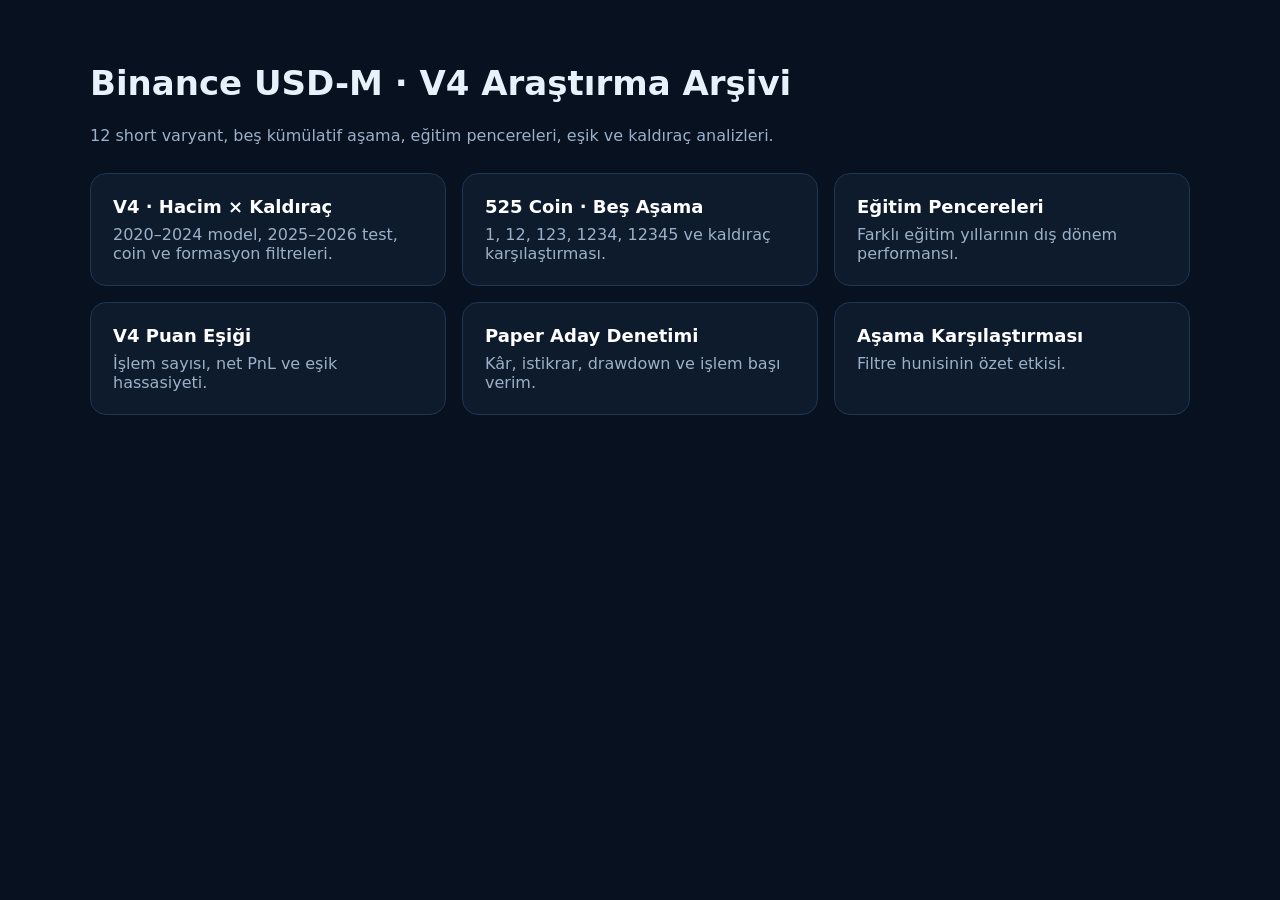
<file: docs/index.html>
<!doctype html><html lang="tr"><head><meta charset="utf-8"><meta name="viewport" content="width=device-width,initial-scale=1"><title>V4 Araştırma Dashboardları</title><style>body{margin:0;background:#07111f;color:#e8f0fb;font:16px system-ui}.wrap{max-width:1100px;margin:auto;padding:40px 20px}h1{font-size:34px}.sub{color:#9db0c8}.grid{display:grid;grid-template-columns:repeat(auto-fit,minmax(290px,1fr));gap:16px;margin-top:28px}a{display:block;padding:22px;border:1px solid #203653;border-radius:16px;background:#0d1b2d;color:#fff;text-decoration:none}a:hover{border-color:#42d6a4;transform:translateY(-2px)}b{display:block;font-size:18px;margin-bottom:8px}span{color:#9db0c8}</style></head><body><div class="wrap"><h1>Binance USD-M · V4 Araştırma Arşivi</h1><p class="sub">12 short varyant, beş kümülatif aşama, eğitim pencereleri, eşik ve kaldıraç analizleri.</p><div class="grid"><a href="dashboards/v4_volume_leverage.html"><b>V4 · Hacim × Kaldıraç</b><span>2020–2024 model, 2025–2026 test, coin ve formasyon filtreleri.</span></a><a href="dashboards/five_stage_525.html"><b>525 Coin · Beş Aşama</b><span>1, 12, 123, 1234, 12345 ve kaldıraç karşılaştırması.</span></a><a href="dashboards/training_window_sweep.html"><b>Eğitim Pencereleri</b><span>Farklı eğitim yıllarının dış dönem performansı.</span></a><a href="dashboards/threshold_sweep.html"><b>V4 Puan Eşiği</b><span>İşlem sayısı, net PnL ve eşik hassasiyeti.</span></a><a href="dashboards/paper_candidate_audit.html"><b>Paper Aday Denetimi</b><span>Kâr, istikrar, drawdown ve işlem başı verim.</span></a><a href="dashboards/stage_comparison.html"><b>Aşama Karşılaştırması</b><span>Filtre hunisinin özet etkisi.</span></a></div></div></body></html>
</file>
